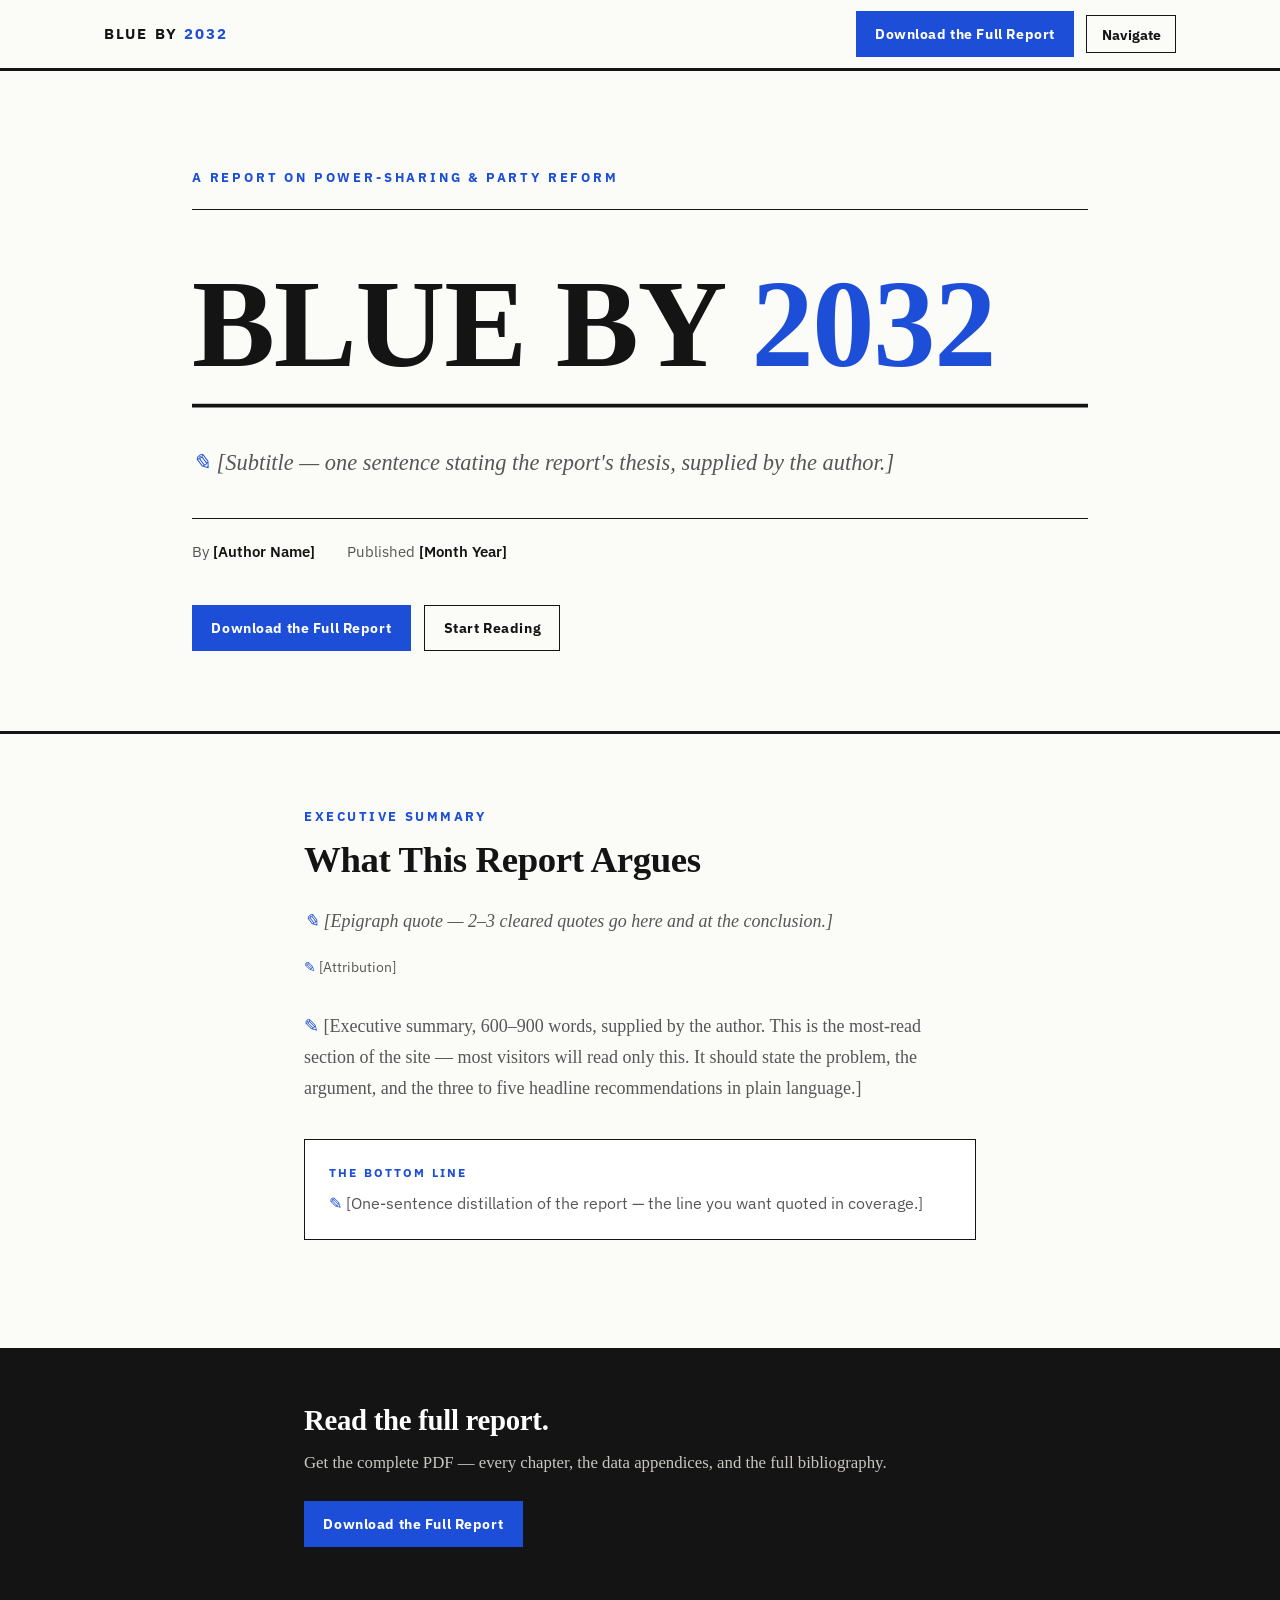
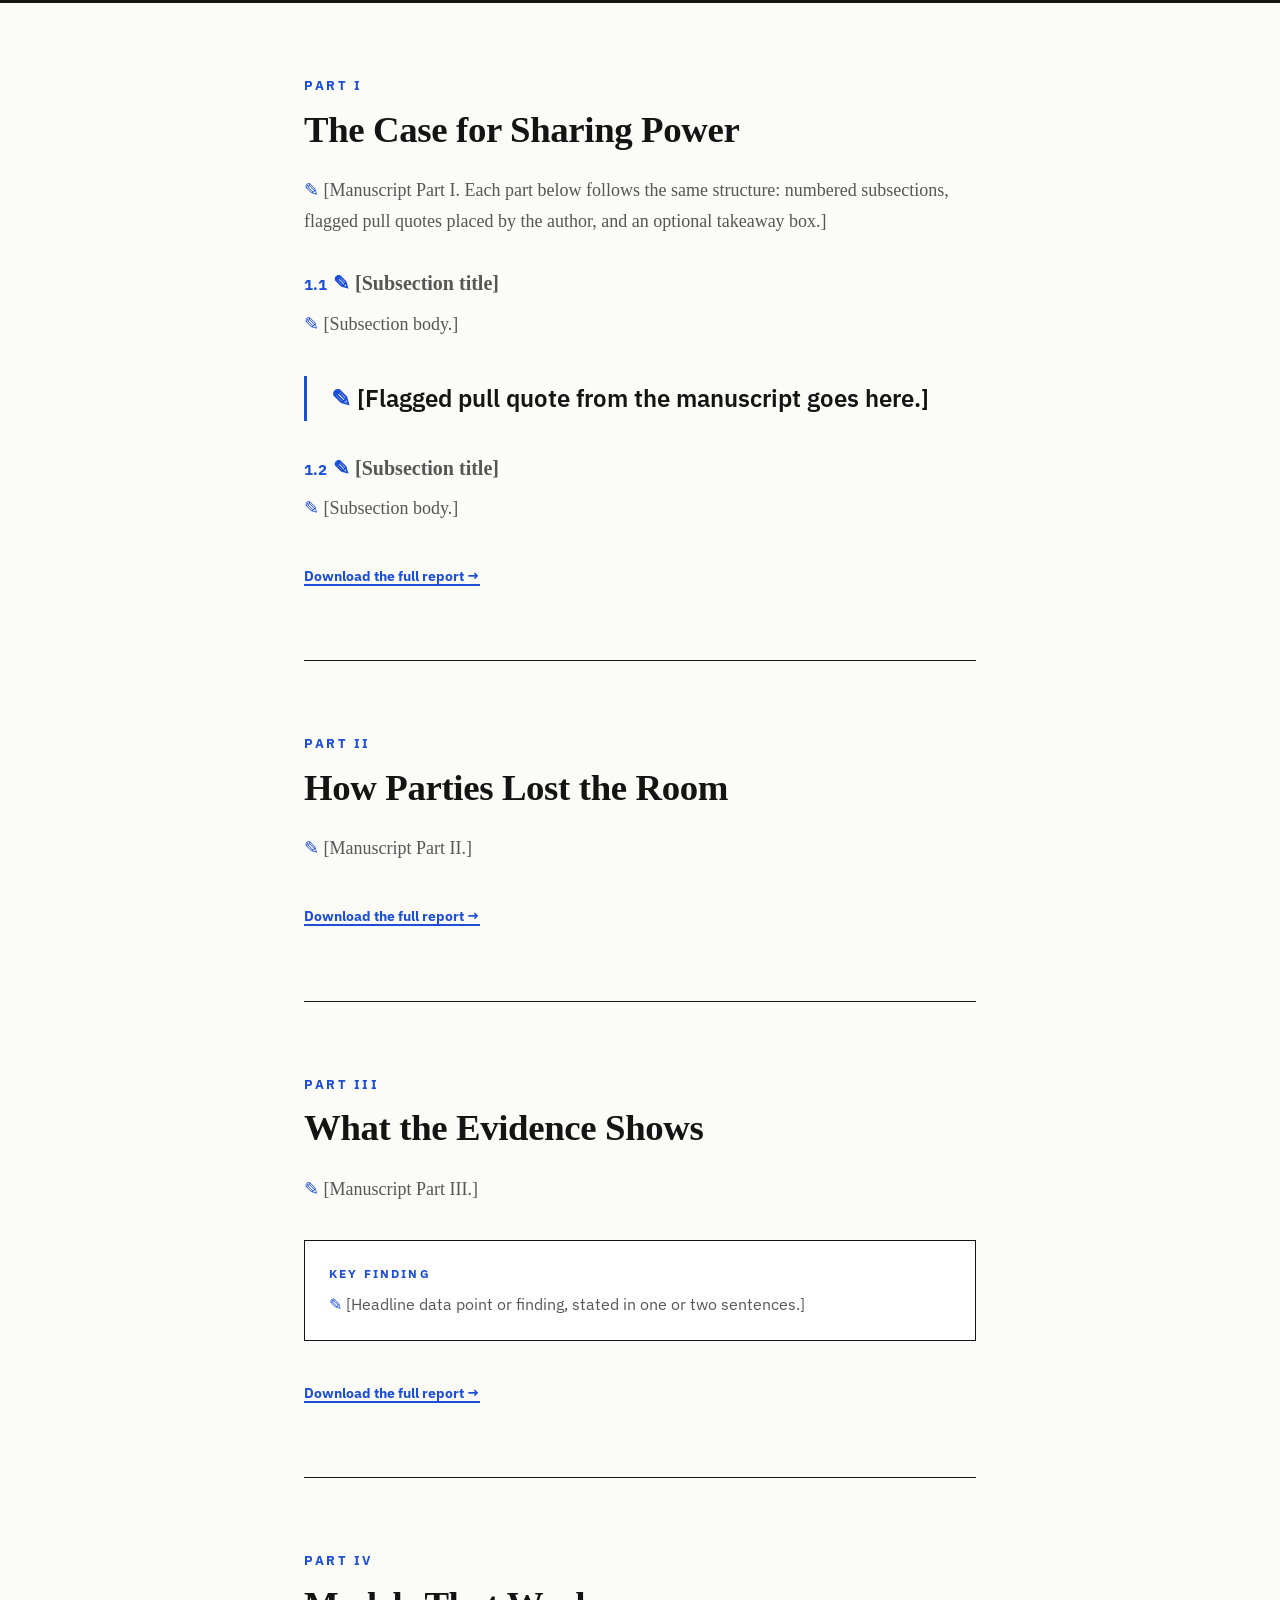
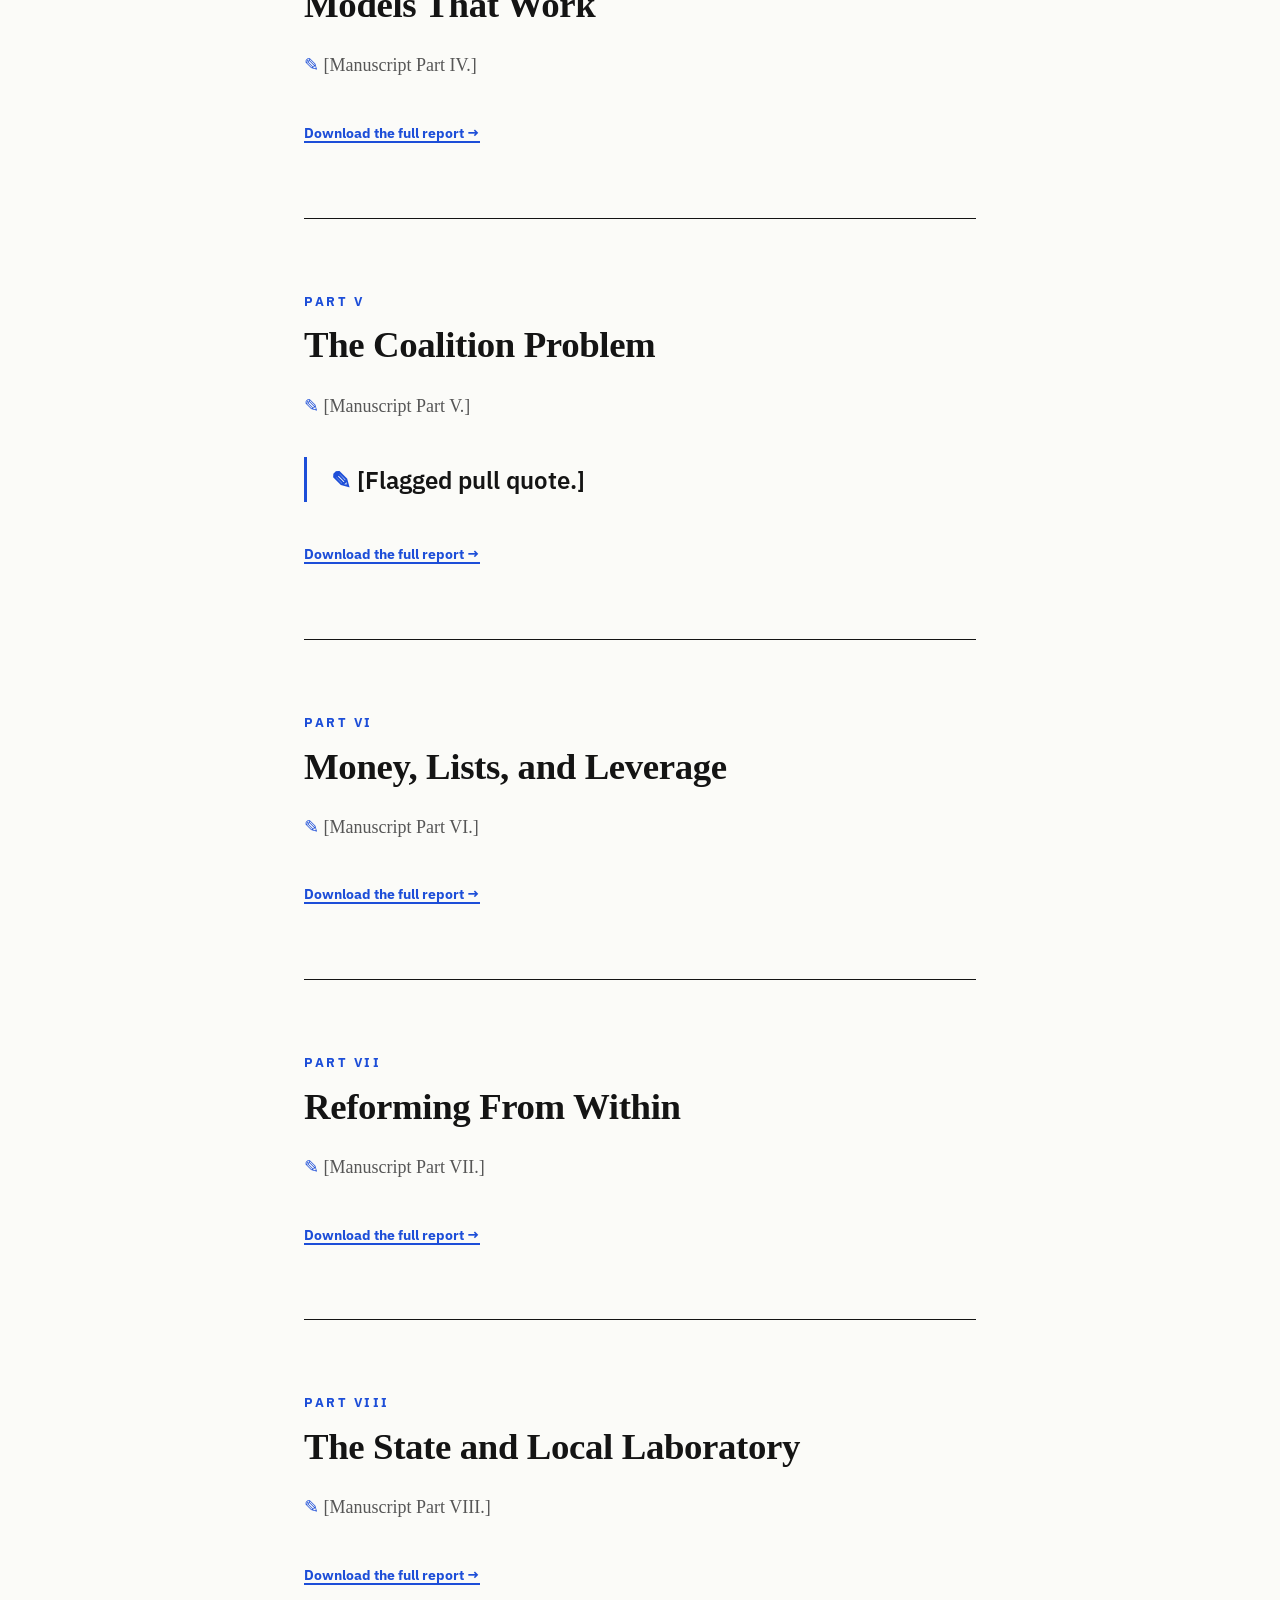
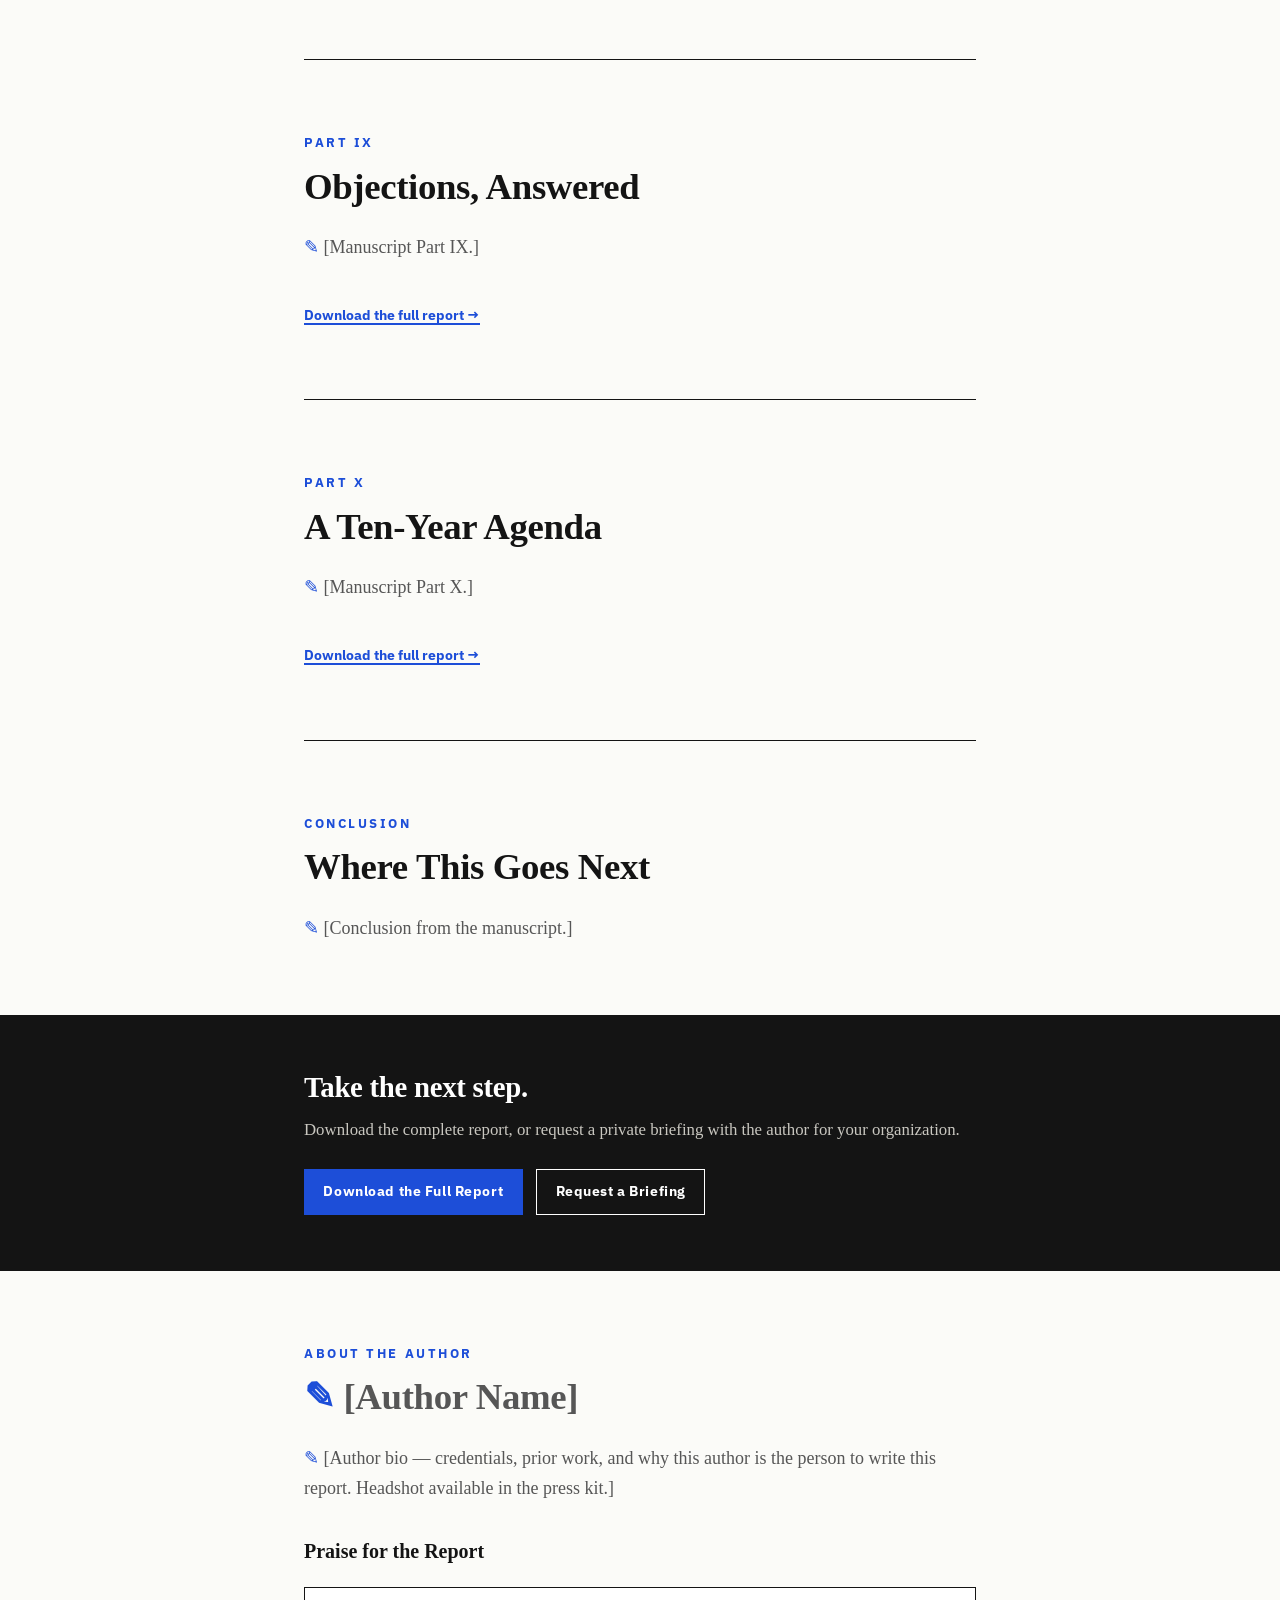
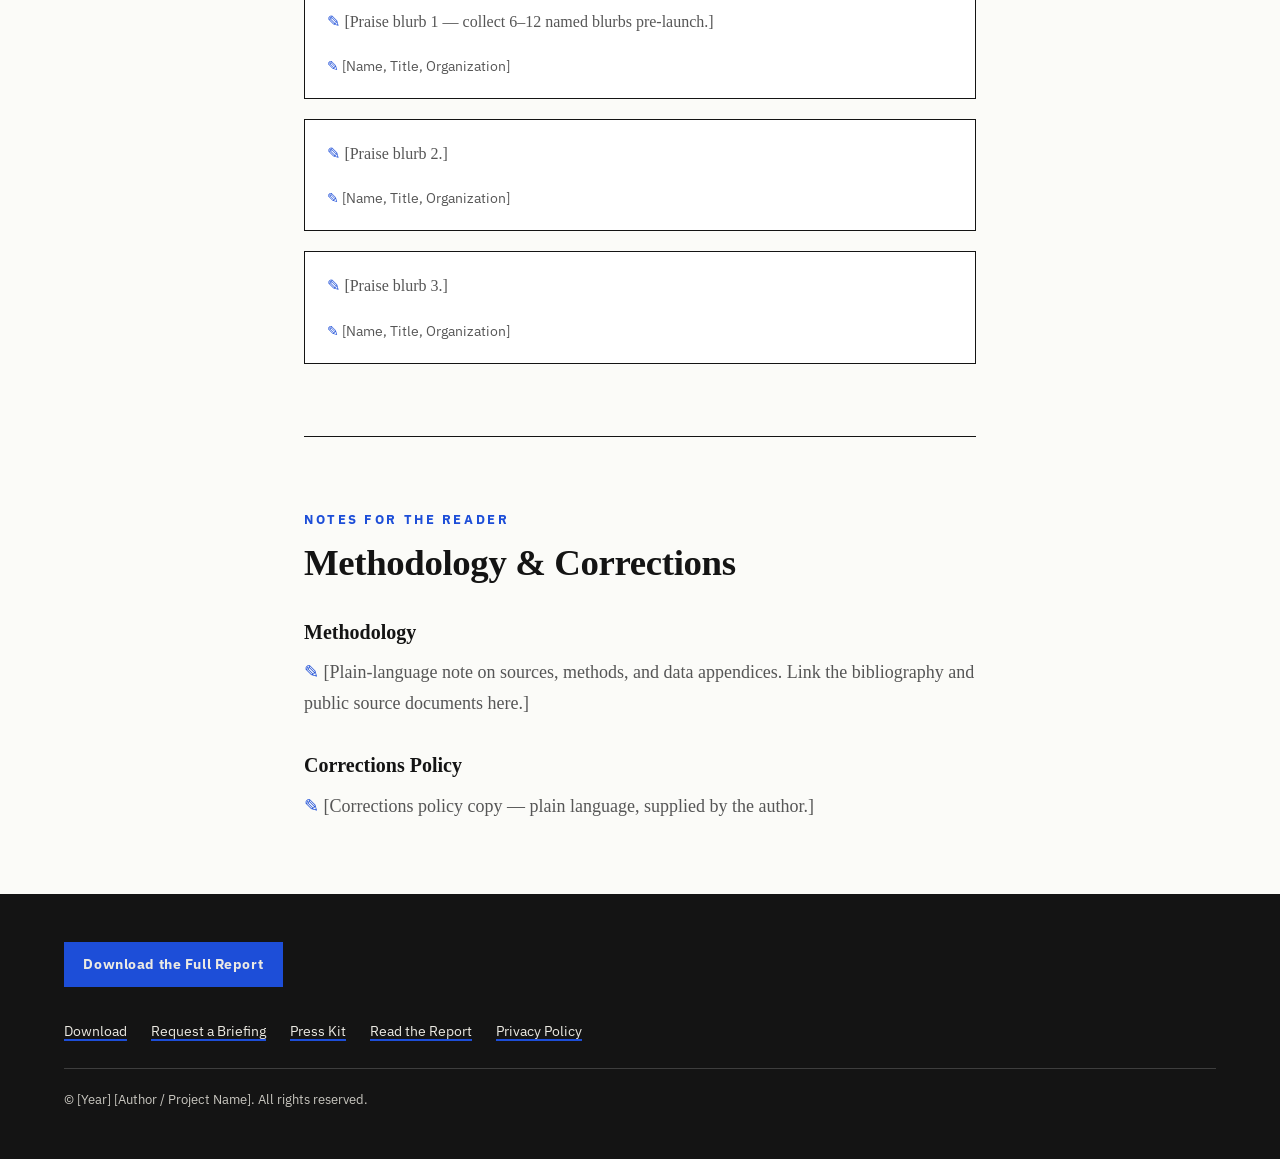
<file: preview-index.html>
<!DOCTYPE html>
<html lang="en">
<head>
  <meta charset="UTF-8">
  <meta name="viewport" content="width=device-width, initial-scale=1.0">
  <title>Blue by 2032 — Power-Sharing and the Future of Party Reform</title>
  <meta name="description" content="A report on power-sharing and party reform. Read the full report online or download the PDF.">
  <!-- Social card: replace assets/social-card.png with the rendered wordmark art -->
  <meta property="og:title" content="Blue by 2032">
  <meta property="og:description" content="A report on power-sharing and party reform.">
  <meta property="og:image" content="/assets/social-card.png">
  <link rel="preconnect" href="https://fonts.googleapis.com">
  <link rel="preconnect" href="https://fonts.gstatic.com" crossorigin>
  <link href="https://fonts.googleapis.com/css2?family=IBM+Plex+Sans:wght@400;600;700https://fonts.googleapis.com/css2?family=Archivo:wght@400;600;700&family=Fraunces:opsz,wght@9..144,500;9..144,600&family=Source+Serif+4:ital,opsz,wght@0,8..60,400;0,8..60,600;1,8..60,400&display=swapfamily=IBM+Plex+Serif:ital,wght@0,400;0,600;1,400https://fonts.googleapis.com/css2?family=Archivo:wght@400;600;700&family=Fraunces:opsz,wght@9..144,500;9..144,600&family=Source+Serif+4:ital,opsz,wght@0,8..60,400;0,8..60,600;1,8..60,400&display=swapdisplay=swap" rel="stylesheet">
  <style>/* ============================================================
   BLUE BY 2032 — design tokens · "Newsprint Signal"
   Ink on near-white · heavy black rules · one signal blue
   IBM Plex Serif (display + body) · IBM Plex Sans (utility)
   ============================================================ */
:root {
  --ink: #141414;
  --ink-soft: #1c1c1c;
  --paper: #fbfbf8;
  --accent: #1d4ed8;
  --muted: #565656;
  --rule: #141414;
  --rule-soft: #d8d6cf;

  --serif: "IBM Plex Serif", Georgia, serif;
  --display: "IBM Plex Serif", Georgia, serif;
  --sans: "IBM Plex Sans", -apple-system, Helvetica, Arial, sans-serif;

  --measure: 42rem;
  --gutter: clamp(1.25rem, 5vw, 2.5rem);
}

* { box-sizing: border-box; margin: 0; padding: 0; }
html { scroll-behavior: smooth; }
@media (prefers-reduced-motion: reduce) {
  html { scroll-behavior: auto; }
  *, *::before, *::after { animation: none !important; transition: none !important; }
}

body {
  font-family: var(--serif);
  font-size: 1.125rem;
  line-height: 1.7;
  color: var(--ink-soft);
  background: var(--paper);
  -webkit-font-smoothing: antialiased;
}

a { color: var(--ink); text-decoration-color: var(--accent); text-decoration-thickness: 1.5px; text-underline-offset: 3px; }
a:hover { color: var(--accent); }
:focus-visible { outline: 3px solid var(--accent); outline-offset: 3px; }

/* ---------- progress bar ---------- */
#progress {
  position: fixed; top: 0; left: 0; z-index: 60;
  height: 3px; width: 0;
  background: var(--accent);
}

/* ---------- sticky header (light, ruled) ---------- */
.site-header {
  position: sticky; top: 0; z-index: 50;
  background: var(--paper);
  color: var(--ink);
  border-bottom: 3px solid var(--ink);
}
.site-header .bar {
  display: flex; align-items: center; justify-content: space-between;
  gap: 1rem;
  padding: 0.7rem var(--gutter);
  max-width: 72rem; margin: 0 auto;
}
.site-header .brand {
  font-family: var(--sans); font-weight: 700; font-size: 0.95rem;
  letter-spacing: 0.14em; text-transform: uppercase;
  color: var(--ink); text-decoration: none;
}
.site-header .brand span { color: var(--accent); }
.header-actions { display: flex; align-items: center; gap: 0.75rem; }

.btn {
  font-family: var(--sans); font-weight: 700; font-size: 0.9rem;
  letter-spacing: 0.04em;
  display: inline-block;
  padding: 0.6rem 1.15rem;
  border: 1.5px solid var(--ink);
  border-radius: 0;
  text-decoration: none;
  cursor: pointer;
  transition: background 0.15s, color 0.15s;
}
.btn-accent { background: var(--accent); color: #fff; border-color: var(--accent); }
.btn-accent:hover { background: #1740b0; border-color: #1740b0; color: #fff; }
.btn-ghost { background: transparent; color: var(--ink); }
.btn-ghost:hover { background: var(--ink); color: var(--paper); }

#nav-toggle {
  font-family: var(--sans); font-size: 0.9rem; font-weight: 700;
  background: none; border: 1.5px solid var(--ink);
  border-radius: 0; color: var(--ink); padding: 0.55rem 0.9rem; cursor: pointer;
}
#nav-toggle:hover { background: var(--ink); color: var(--paper); }

.site-nav {
  display: none;
  background: var(--ink);
}
.site-nav.open { display: block; }
.site-nav ol, .site-nav ul {
  list-style: none;
  max-width: 72rem; margin: 0 auto;
  padding: 1rem var(--gutter) 1.4rem;
  columns: 2; column-gap: 2rem;
}
.site-nav a {
  font-family: var(--sans); font-size: 0.9rem;
  color: #eceae3; text-decoration: none;
  display: block; padding: 0.4rem 0;
  border-bottom: 1px solid rgba(255,255,255,0.12);
}
.site-nav a:hover { color: #fff; text-decoration: underline; text-decoration-color: var(--accent); }
.site-nav .nav-num { color: var(--accent); font-variant-numeric: tabular-nums; margin-right: 0.5em; font-weight: 700; }

/* ---------- masthead: front page, not a cover ---------- */
.masthead {
  background: var(--paper);
  color: var(--ink);
  padding: clamp(3.5rem, 9vw, 6rem) var(--gutter) clamp(3rem, 7vw, 5rem);
  border-bottom: 3px solid var(--ink);
}
.masthead .inner { max-width: 56rem; margin: 0 auto; }
.masthead .kicker {
  font-family: var(--sans); font-size: 0.8rem; font-weight: 700;
  letter-spacing: 0.22em; text-transform: uppercase;
  color: var(--accent);
  padding-bottom: 1.25rem;
  border-bottom: 1px solid var(--ink);
  margin-bottom: 2rem;
}
.masthead .wordmark { max-width: 100%; height: auto; display: block; }
.masthead .subtitle {
  font-family: var(--serif); font-size: clamp(1.15rem, 2.5vw, 1.4rem);
  font-style: italic; color: var(--muted);
  margin-top: 1.75rem; max-width: 36em;
}
.masthead .byline {
  font-family: var(--sans); font-size: 0.95rem; color: var(--muted);
  margin-top: 2.25rem;
  padding-top: 1.25rem;
  border-top: 1px solid var(--ink);
  display: flex; flex-wrap: wrap; gap: 0.5rem 2rem;
}
.masthead .byline strong { color: var(--ink); font-weight: 600; }
.masthead .cta-row { margin-top: 2.5rem; display: flex; flex-wrap: wrap; gap: 0.85rem; }

/* ---------- article body ---------- */
.report { padding: 0 var(--gutter); }
.report section { max-width: var(--measure); margin: 0 auto; padding: clamp(3rem, 7vw, 4.5rem) 0; }
.report section + section { border-top: 1px solid var(--ink); }

.part-label {
  font-family: var(--sans); font-size: 0.8rem; font-weight: 700;
  letter-spacing: 0.2em; text-transform: uppercase;
  color: var(--accent);
  display: block; margin-bottom: 0.75rem;
}
h1, h2, h3 { font-family: var(--display); color: var(--ink); line-height: 1.15; }
h2 { font-size: clamp(1.7rem, 4vw, 2.3rem); font-weight: 600; margin-bottom: 1.5rem; letter-spacing: -0.01em; }
h3 { font-size: 1.25rem; font-weight: 600; margin: 2.25rem 0 0.85rem; }
.report p { margin-bottom: 1.25rem; }
.report p:last-child { margin-bottom: 0; }

.subsection-num { color: var(--accent); font-family: var(--sans); font-size: 0.95rem; font-weight: 700; margin-right: 0.4em; }

/* pull quote — bold sans, built to be screenshotted */
.pull-quote {
  border-left: 3px solid var(--accent);
  padding: 0.4rem 0 0.4rem 1.5rem;
  margin: 2.25rem 0;
}
.pull-quote p {
  font-family: var(--sans); font-size: clamp(1.25rem, 3vw, 1.5rem);
  font-weight: 600; line-height: 1.35; color: var(--ink);
  margin: 0;
}

/* takeaway box */
.takeaway {
  font-family: var(--sans);
  background: #fff;
  border: 1.5px solid var(--ink);
  padding: 1.4rem 1.5rem;
  margin: 2.25rem 0;
  font-size: 0.98rem; line-height: 1.6;
}
.takeaway .takeaway-label {
  display: block; font-size: 0.75rem; font-weight: 700;
  letter-spacing: 0.18em; text-transform: uppercase; color: var(--accent);
  margin-bottom: 0.6rem;
}

/* placeholder styling so unset content is unmissable */
.placeholder { color: var(--muted); }
.placeholder::before { content: "✎ "; color: var(--accent); }

/* slim per-part CTA */
.part-cta {
  margin-top: 2.5rem;
  font-family: var(--sans); font-size: 0.9rem; font-weight: 700;
}
.part-cta a { color: var(--accent); text-decoration-color: var(--accent); }
.part-cta a:hover { color: var(--ink); }

/* full CTA band — ink black, the page's heavy rule writ large */
.cta-band {
  background: var(--ink);
  color: #fff;
  margin: 0; padding: clamp(2.5rem, 6vw, 3.5rem) var(--gutter);
}
.cta-band .inner { max-width: var(--measure); margin: 0 auto; text-align: left; }
.cta-band h2, .cta-band p { color: #fff; }
.cta-band h2 { font-size: clamp(1.4rem, 3vw, 1.8rem); margin-bottom: 0.75rem; }
.cta-band p { font-size: 1.05rem; color: #c9c7c0; margin-bottom: 1.5rem; }
.cta-band .btn-ghost { color: #fff; border-color: #fff; }
.cta-band .btn-ghost:hover { background: #fff; color: var(--ink); }

/* epigraph */
.epigraph { font-style: italic; color: var(--muted); margin: 0 0 2rem; }
.epigraph cite { display: block; font-style: normal; font-family: var(--sans); font-size: 0.85rem; margin-top: 0.5rem; }

/* praise blurbs */
.blurbs { display: grid; gap: 1.25rem; margin-top: 1.5rem; }
.blurb {
  background: #fff; border: 1px solid var(--ink);
  padding: 1.25rem 1.4rem; font-size: 1rem;
}
.blurb cite { display: block; font-family: var(--sans); font-style: normal; font-size: 0.85rem; color: var(--muted); margin-top: 0.75rem; }

/* ---------- utility pages ---------- */
.utility-main {
  max-width: 34rem; margin: 0 auto;
  padding: clamp(3rem, 8vw, 5rem) var(--gutter);
}
.utility-main h1 { font-size: clamp(1.9rem, 5vw, 2.5rem); font-weight: 600; margin-bottom: 1rem; }
.utility-main .lede { font-size: 1.15rem; color: var(--muted); margin-bottom: 2rem; }

form .field { margin-bottom: 1.25rem; }
form label {
  font-family: var(--sans); font-size: 0.85rem; font-weight: 700;
  letter-spacing: 0.03em; display: block; margin-bottom: 0.4rem;
}
form label .opt { font-weight: 400; color: var(--muted); }
input, select, textarea {
  font-family: var(--sans); font-size: 1rem;
  width: 100%;
  padding: 0.7rem 0.85rem;
  border: 1.5px solid var(--ink);
  border-radius: 0;
  background: #fff; color: var(--ink);
}
input:focus, select:focus, textarea:focus { border-color: var(--accent); outline: none; box-shadow: 0 0 0 3px rgba(29, 78, 216, 0.18); }
.field-row { display: grid; grid-template-columns: 1fr 1fr; gap: 1rem; }
@media (max-width: 540px) { .field-row { grid-template-columns: 1fr; } }
form .btn { width: 100%; padding: 0.85rem; font-size: 1rem; margin-top: 0.5rem; }
.form-note { font-family: var(--sans); font-size: 0.82rem; color: var(--muted); margin-top: 1rem; }

/* press kit */
.press-list { list-style: none; margin-top: 1.5rem; }
.press-list li { border-top: 1px solid var(--ink); padding: 1.1rem 0; }
.press-list li:last-child { border-bottom: 1px solid var(--ink); }
.press-list .item-name { font-family: var(--sans); font-weight: 700; }
.press-list .item-desc { font-size: 0.95rem; color: var(--muted); }

/* thanks page next actions */
.next-actions { display: grid; gap: 1rem; margin-top: 2rem; }
.next-actions .action-card {
  display: block; background: #fff; border: 1.5px solid var(--ink);
  border-left: 4px solid var(--accent);
  padding: 1.25rem 1.4rem; text-decoration: none;
}
.next-actions .action-card:hover { background: var(--paper); border-left-color: var(--ink); }
.next-actions .action-title { font-family: var(--sans); font-weight: 700; color: var(--accent); display: block; }
.next-actions .action-desc { font-size: 0.95rem; color: var(--muted); }

/* ---------- footer ---------- */
.site-footer {
  background: var(--ink); color: #c9c7c0;
  padding: 3rem var(--gutter);
  font-family: var(--sans); font-size: 0.9rem;
}
.site-footer .inner { max-width: 72rem; margin: 0 auto; }
.site-footer .footer-cta { margin-bottom: 2rem; }
.site-footer nav { display: flex; flex-wrap: wrap; gap: 1.5rem; margin-bottom: 1.5rem; }
.site-footer a { color: #eceae3; }
.site-footer a:hover { color: #fff; }
.site-footer .legal { font-size: 0.8rem; border-top: 1px solid rgba(255,255,255,0.18); padding-top: 1.25rem; }
</style>
</head>
<body>
  <div id="progress" aria-hidden="true"></div>

  <header class="site-header">
    <div class="bar">
      <a class="brand" href="/">Blue by <span>2032</span></a>
      <div class="header-actions">
        <a class="btn btn-accent" href="/download/">Download the Full Report</a>
        <button id="nav-toggle" aria-expanded="false" aria-controls="site-nav">Navigate</button>
      </div>
    </div>
    <nav id="site-nav" class="site-nav" aria-label="Report sections">
      <ol>
        <li><a href="#executive-summary">Executive Summary</a></li>
        <li><a href="#part-1"><span class="nav-num">I.</span>The Case for Sharing Power</a></li>
        <li><a href="#part-2"><span class="nav-num">II.</span>How Parties Lost the Room</a></li>
        <li><a href="#part-3"><span class="nav-num">III.</span>What the Evidence Shows</a></li>
        <li><a href="#part-4"><span class="nav-num">IV.</span>Models That Work</a></li>
        <li><a href="#part-5"><span class="nav-num">V.</span>The Coalition Problem</a></li>
        <li><a href="#part-6"><span class="nav-num">VI.</span>Money, Lists, and Leverage</a></li>
        <li><a href="#part-7"><span class="nav-num">VII.</span>Reforming From Within</a></li>
        <li><a href="#part-8"><span class="nav-num">VIII.</span>The State and Local Laboratory</a></li>
        <li><a href="#part-9"><span class="nav-num">IX.</span>Objections, Answered</a></li>
        <li><a href="#part-10"><span class="nav-num">X.</span>A Ten-Year Agenda</a></li>
        <li><a href="#conclusion">Conclusion</a></li>
        <li><a href="#author">About the Author</a></li>
        <li><a href="#notes">Notes for the Reader</a></li>
        <li><a href="/briefing/">Request a Briefing</a></li>
        <li><a href="/press/">Press Kit</a></li>
      </ol>
    </nav>
  </header>

  <!-- ============ MASTHEAD / REPORT COVER ============ -->
  <section class="masthead">
    <div class="inner">
      <p class="kicker">A Report on Power-Sharing &amp; Party Reform</p>
      <!-- Wordmark: replace with commissioned SVG (also used for PDF cover + social card) -->
      <svg class="wordmark" viewBox="0 0 720 140" xmlns="http://www.w3.org/2000/svg" role="img" aria-label="Blue by 2032">
        <text x="0" y="100" font-family="IBM Plex Serif, Georgia, serif" font-weight="600" font-size="100" fill="#141414" letter-spacing="-1">BLUE BY <tspan fill="#1d4ed8">2032</tspan></text>
        <rect x="0" y="130" width="720" height="3" fill="#141414"/>
      </svg>
      <p class="subtitle placeholder">[Subtitle — one sentence stating the report's thesis, supplied by the author.]</p>
      <div class="byline">
        <span>By <strong>[Author Name]</strong></span>
        <span>Published <strong>[Month Year]</strong></span>
      </div>
      <div class="cta-row">
        <a class="btn btn-accent" href="/download/">Download the Full Report</a>
        <a class="btn btn-ghost" href="#executive-summary">Start Reading</a>
      </div>
    </div>
  </section>

  <main class="report">

    <!-- ============ EXECUTIVE SUMMARY ============ -->
    <section id="executive-summary">
      <span class="part-label">Executive Summary</span>
      <h2>What This Report Argues</h2>
      <blockquote class="epigraph">
        <p class="placeholder">[Epigraph quote — 2–3 cleared quotes go here and at the conclusion.]</p>
        <cite class="placeholder">[Attribution]</cite>
      </blockquote>
      <p class="placeholder">[Executive summary, 600–900 words, supplied by the author. This is the most-read section of the site — most visitors will read only this. It should state the problem, the argument, and the three to five headline recommendations in plain language.]</p>
      <div class="takeaway">
        <span class="takeaway-label">The Bottom Line</span>
        <span class="placeholder">[One-sentence distillation of the report — the line you want quoted in coverage.]</span>
      </div>
    </section>
  </main>

  <div class="cta-band">
    <div class="inner">
      <h2>Read the full report.</h2>
      <p>Get the complete PDF — every chapter, the data appendices, and the full bibliography.</p>
      <a class="btn btn-accent" href="/download/">Download the Full Report</a>
    </div>
  </div>

  <main class="report">

    <!-- ============ PART I ============ -->
    <section id="part-1">
      <span class="part-label">Part I</span>
      <h2>The Case for Sharing Power</h2>
      <p class="placeholder">[Manuscript Part I. Each part below follows the same structure: numbered subsections, flagged pull quotes placed by the author, and an optional takeaway box.]</p>
      <h3><span class="subsection-num">1.1</span><span class="placeholder">[Subsection title]</span></h3>
      <p class="placeholder">[Subsection body.]</p>
      <div class="pull-quote"><p class="placeholder">[Flagged pull quote from the manuscript goes here.]</p></div>
      <h3><span class="subsection-num">1.2</span><span class="placeholder">[Subsection title]</span></h3>
      <p class="placeholder">[Subsection body.]</p>
      <p class="part-cta"><a href="/download/">Download the full report →</a></p>
    </section>

    <!-- ============ PART II ============ -->
    <section id="part-2">
      <span class="part-label">Part II</span>
      <h2>How Parties Lost the Room</h2>
      <p class="placeholder">[Manuscript Part II.]</p>
      <p class="part-cta"><a href="/download/">Download the full report →</a></p>
    </section>

    <!-- ============ PART III ============ -->
    <section id="part-3">
      <span class="part-label">Part III</span>
      <h2>What the Evidence Shows</h2>
      <p class="placeholder">[Manuscript Part III.]</p>
      <div class="takeaway">
        <span class="takeaway-label">Key Finding</span>
        <span class="placeholder">[Headline data point or finding, stated in one or two sentences.]</span>
      </div>
      <p class="part-cta"><a href="/download/">Download the full report →</a></p>
    </section>

    <!-- ============ PART IV ============ -->
    <section id="part-4">
      <span class="part-label">Part IV</span>
      <h2>Models That Work</h2>
      <p class="placeholder">[Manuscript Part IV.]</p>
      <p class="part-cta"><a href="/download/">Download the full report →</a></p>
    </section>

    <!-- ============ PART V ============ -->
    <section id="part-5">
      <span class="part-label">Part V</span>
      <h2>The Coalition Problem</h2>
      <p class="placeholder">[Manuscript Part V.]</p>
      <div class="pull-quote"><p class="placeholder">[Flagged pull quote.]</p></div>
      <p class="part-cta"><a href="/download/">Download the full report →</a></p>
    </section>

    <!-- ============ PART VI ============ -->
    <section id="part-6">
      <span class="part-label">Part VI</span>
      <h2>Money, Lists, and Leverage</h2>
      <p class="placeholder">[Manuscript Part VI.]</p>
      <p class="part-cta"><a href="/download/">Download the full report →</a></p>
    </section>

    <!-- ============ PART VII ============ -->
    <section id="part-7">
      <span class="part-label">Part VII</span>
      <h2>Reforming From Within</h2>
      <p class="placeholder">[Manuscript Part VII.]</p>
      <p class="part-cta"><a href="/download/">Download the full report →</a></p>
    </section>

    <!-- ============ PART VIII ============ -->
    <section id="part-8">
      <span class="part-label">Part VIII</span>
      <h2>The State and Local Laboratory</h2>
      <p class="placeholder">[Manuscript Part VIII.]</p>
      <p class="part-cta"><a href="/download/">Download the full report →</a></p>
    </section>

    <!-- ============ PART IX ============ -->
    <section id="part-9">
      <span class="part-label">Part IX</span>
      <h2>Objections, Answered</h2>
      <p class="placeholder">[Manuscript Part IX.]</p>
      <p class="part-cta"><a href="/download/">Download the full report →</a></p>
    </section>

    <!-- ============ PART X ============ -->
    <section id="part-10">
      <span class="part-label">Part X</span>
      <h2>A Ten-Year Agenda</h2>
      <p class="placeholder">[Manuscript Part X.]</p>
      <p class="part-cta"><a href="/download/">Download the full report →</a></p>
    </section>

    <!-- ============ CONCLUSION ============ -->
    <section id="conclusion">
      <span class="part-label">Conclusion</span>
      <h2>Where This Goes Next</h2>
      <p class="placeholder">[Conclusion from the manuscript.]</p>
    </section>
  </main>

  <div class="cta-band">
    <div class="inner">
      <h2>Take the next step.</h2>
      <p>Download the complete report, or request a private briefing with the author for your organization.</p>
      <a class="btn btn-accent" href="/download/">Download the Full Report</a>&nbsp;&nbsp;
      <a class="btn btn-ghost" href="/briefing/">Request a Briefing</a>
    </div>
  </div>

  <main class="report">

    <!-- ============ ABOUT THE AUTHOR ============ -->
    <section id="author">
      <span class="part-label">About the Author</span>
      <h2 class="placeholder">[Author Name]</h2>
      <p class="placeholder">[Author bio — credentials, prior work, and why this author is the person to write this report. Headshot available in the press kit.]</p>
      <h3>Praise for the Report</h3>
      <div class="blurbs">
        <blockquote class="blurb"><p class="placeholder">[Praise blurb 1 — collect 6–12 named blurbs pre-launch.]</p><cite class="placeholder">[Name, Title, Organization]</cite></blockquote>
        <blockquote class="blurb"><p class="placeholder">[Praise blurb 2.]</p><cite class="placeholder">[Name, Title, Organization]</cite></blockquote>
        <blockquote class="blurb"><p class="placeholder">[Praise blurb 3.]</p><cite class="placeholder">[Name, Title, Organization]</cite></blockquote>
      </div>
    </section>

    <!-- ============ NOTES FOR THE READER ============ -->
    <section id="notes">
      <span class="part-label">Notes for the Reader</span>
      <h2>Methodology &amp; Corrections</h2>
      <h3>Methodology</h3>
      <p class="placeholder">[Plain-language note on sources, methods, and data appendices. Link the bibliography and public source documents here.]</p>
      <h3>Corrections Policy</h3>
      <p class="placeholder">[Corrections policy copy — plain language, supplied by the author.]</p>
    </section>
  </main>

  <footer class="site-footer">
    <div class="inner">
      <div class="footer-cta">
        <a class="btn btn-accent" href="/download/">Download the Full Report</a>
      </div>
      <nav aria-label="Footer">
        <a href="/download/">Download</a>
        <a href="/briefing/">Request a Briefing</a>
        <a href="/press/">Press Kit</a>
        <a href="#executive-summary">Read the Report</a>
        <a href="/privacy.html">Privacy Policy</a>
      </nav>
      <p class="legal">© [Year] [Author / Project Name]. All rights reserved.</p>
    </div>
  </footer>

  <script>// Reading progress bar
const bar = document.getElementById("progress");
if (bar) {
  const update = () => {
    const h = document.documentElement;
    const max = h.scrollHeight - h.clientHeight;
    bar.style.width = max > 0 ? (h.scrollTop / max) * 100 + "%" : "0%";
  };
  document.addEventListener("scroll", update, { passive: true });
  update();
}

// Section navigation toggle
const toggle = document.getElementById("nav-toggle");
const nav = document.getElementById("site-nav");
if (toggle && nav) {
  toggle.addEventListener("click", () => {
    const open = nav.classList.toggle("open");
    toggle.setAttribute("aria-expanded", open);
  });
  nav.addEventListener("click", (e) => {
    if (e.target.tagName === "A") {
      nav.classList.remove("open");
      toggle.setAttribute("aria-expanded", "false");
    }
  });
}

// Thanks page: start the download automatically
const dl = document.getElementById("auto-download");
if (dl) {
  setTimeout(() => dl.click(), 600);
}
</script>
</body>
</html>
</file>
